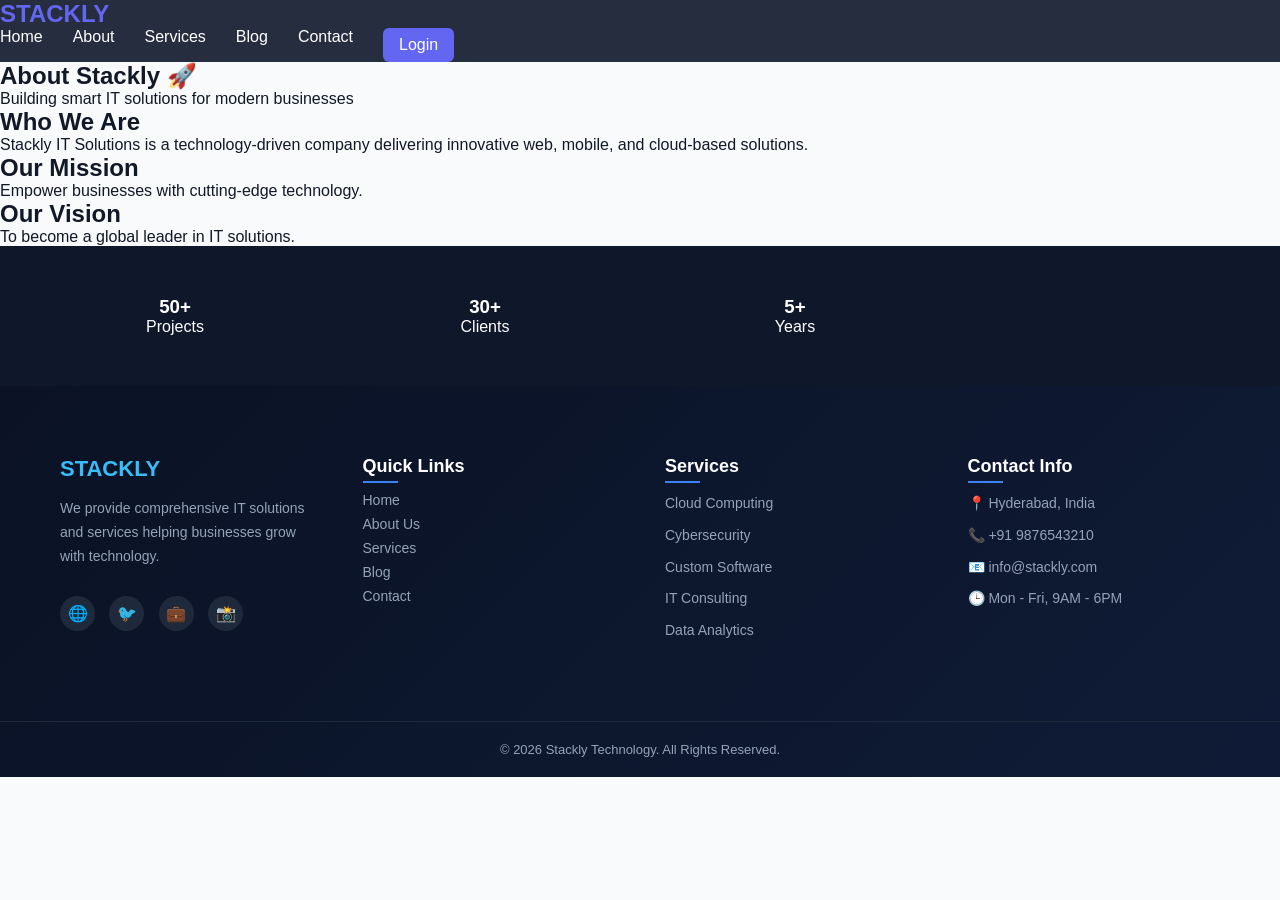
<file: about.html>
<!DOCTYPE html>
<html>
<head>
  <title>About Us</title>
  <meta name="viewport" content="width=device-width, initial-scale=1.0">
  

  <link rel="stylesheet" href="style.css">
</head>

<body>

<!-- HEADER -->
<header class="navbar">
  <h2 class="logo">STACKLY</h2>

  <!-- HAMBURGER -->
  <div class="menu-toggle" id="menu-toggle">
    ☰
  </div>

  <!-- MENU -->
  <nav class="nav-links" id="nav-links">
    <a href="index.html">Home</a>
    <a href="about.html">About</a>
    <a href="services.html">Services</a>
    <a href="blog.html">Blog</a>
    <a href="contact.html">Contact</a>
    <a href="login.html" class="login-btn">Login</a>
  </nav>
</header>

<!-- ABOUT SECTION -->
<section class="about-section">

  <h1>About Stackly 🚀</h1>
  <p>Building smart IT solutions for modern businesses</p>

  <h2>Who We Are</h2>
  <p>Stackly IT Solutions is a technology-driven company delivering innovative web, mobile, and cloud-based solutions.</p>

  <h2>Our Mission</h2>
  <p>Empower businesses with cutting-edge technology.</p>

  <h2>Our Vision</h2>
  <p>To become a global leader in IT solutions.</p>

  <div class="stats">
    <div class="stat-box">
      <h3>50+</h3>
      <p>Projects</p>
    </div>

    <div class="stat-box">
      <h3>30+</h3>
      <p>Clients</p>
    </div>

    <div class="stat-box">
      <h3>5+</h3>
      <p>Years</p>
    </div>
  </div>

</section>

<footer class="footer">

  <div class="footer-container">

    <!-- LEFT -->
    <div class="footer-box">
      <h2 class="logo">STACKLY</h2>
      <p>
        We provide comprehensive IT solutions and services helping businesses grow with technology.
      </p>

      <!-- SOCIAL -->
      <div class="social-icons">
        <a href="#">🌐</a>
        <a href="#">🐦</a>
        <a href="#">💼</a>
        <a href="#">📸</a>
      </div>
    </div>

    <!-- QUICK LINKS -->
    <div class="footer-box">
      <h3>Quick Links</h3>
      <a href="index.html">Home</a>
      <a href="about.html">About Us</a>
      <a href="services.html">Services</a>
      <a href="blog.html">Blog</a>
      <a href="contact.html">Contact</a>
    </div>

    <!-- SERVICES -->
    <div class="footer-box">
      <h3>Services</h3>
      <p>Cloud Computing</p>
      <p>Cybersecurity</p>
      <p>Custom Software</p>
      <p>IT Consulting</p>
      <p>Data Analytics</p>
    </div>

    <!-- CONTACT -->
    <div class="footer-box">
      <h3>Contact Info</h3>
      <p>📍 Hyderabad, India</p>
      <p>📞 +91 9876543210</p>
      <p>📧 info@stackly.com</p>
      <p>🕒 Mon - Fri, 9AM - 6PM</p>
    </div>

  </div>

  <div class="footer-bottom">
    © 2026 Stackly Technology. All Rights Reserved.
  </div>

</footer>
<script src="script.js"></script>
</body>
</html>
</file>
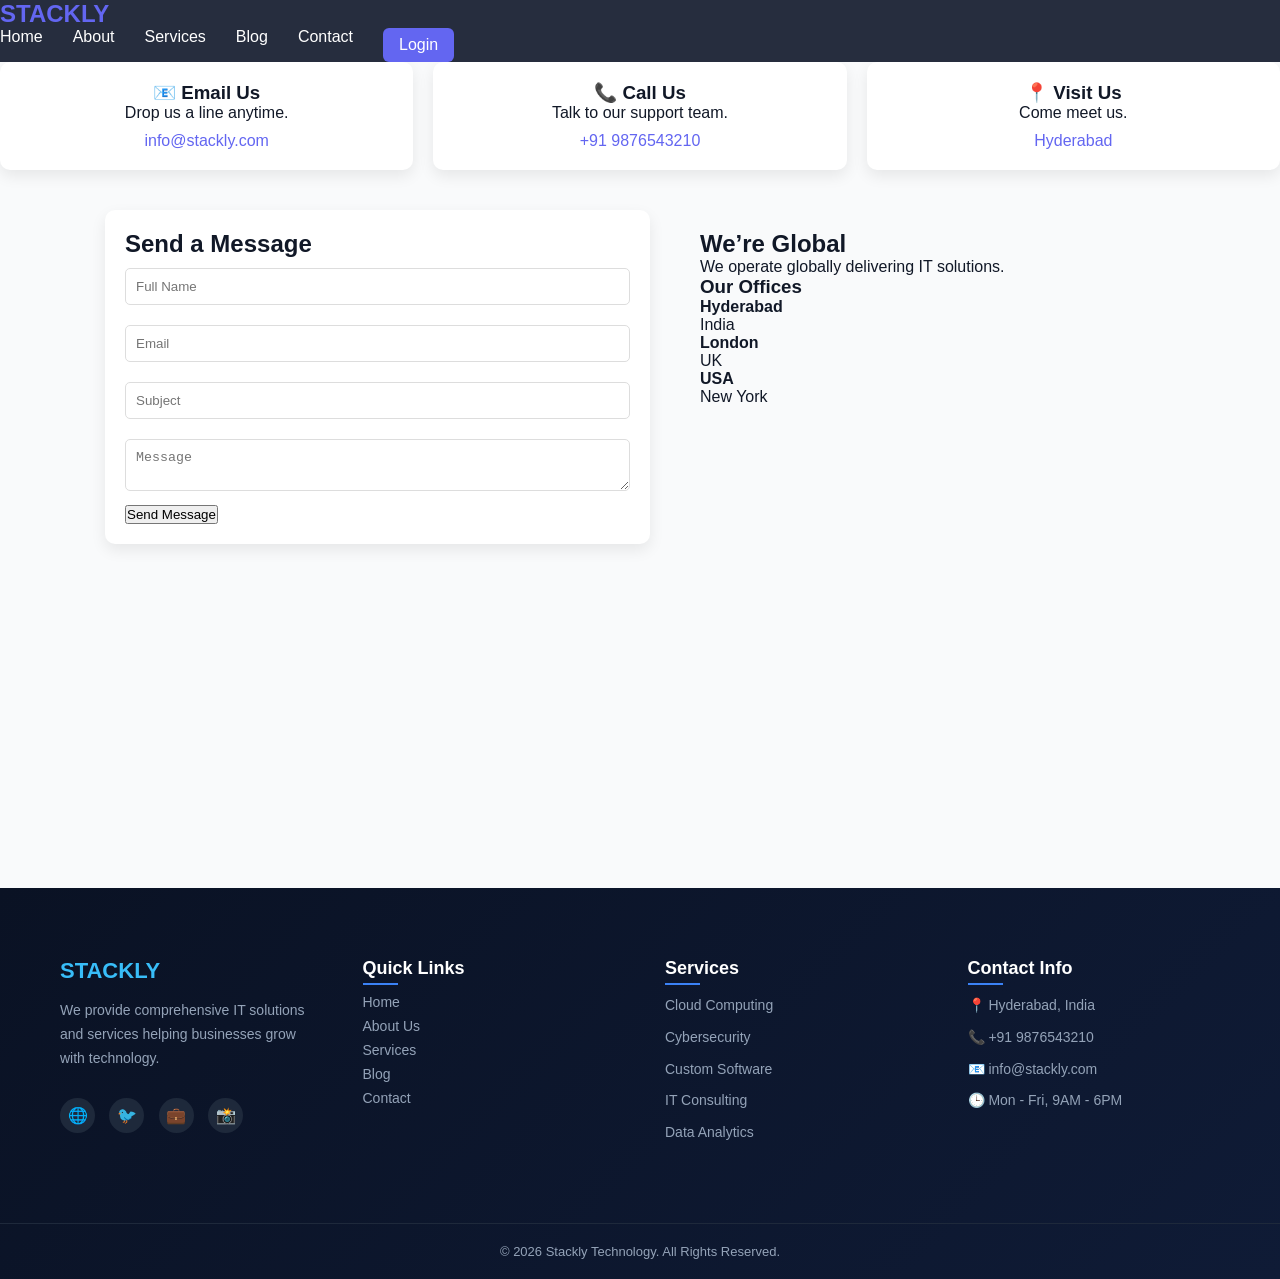
<file: contact.html>
<!DOCTYPE html>
<html>
<head>
  <title>Contact - Stackly</title>
  <meta name="viewport" content="width=device-width, initial-scale=1.0">
  <link rel="stylesheet" href="style.css">
</head>

<body>

<header class="navbar">
  <h2 class="logo">STACKLY</h2>

  <!-- HAMBURGER -->
  <div class="menu-toggle" id="menu-toggle">
    ☰
  </div>

  <!-- MENU -->
  <nav class="nav-links" id="nav-links">
    <a href="index.html">Home</a>
    <a href="about.html">About</a>
    <a href="services.html">Services</a>
    <a href="blog.html">Blog</a>
    <a href="contact.html">Contact</a>
    <a href="login.html" class="login-btn">Login</a>
  </nav>
</header>

<!-- CONTACT CARDS -->
<section class="contact-cards">
  <div class="contact-box">
    <h3>📧 Email Us</h3>
    <p>Drop us a line anytime.</p>
    <a href="#">info@stackly.com</a>
  </div>

  <div class="contact-box">
    <h3>📞 Call Us</h3>
    <p>Talk to our support team.</p>
    <a href="#">+91 9876543210</a>
  </div>

  <div class="contact-box">
    <h3>📍 Visit Us</h3>
    <p>Come meet us.</p>
    <a href="#">Hyderabad</a>
  </div>
</section>

<!-- FORM + INFO -->
<section class="contact-section">

  <!-- FORM -->
  <div class="contact-form">
    <h2>Send a Message</h2>

    <form id="contactForm">
      <input type="text" placeholder="Full Name" required>
      <input type="email" placeholder="Email" required>
      <input type="text" placeholder="Subject" required>
      <textarea placeholder="Message" required></textarea>
      <button type="submit" class="btn">Send Message</button>
     
    </form>
  </div>

  <!-- INFO -->
  <div class="contact-info">
    <h2>We’re Global</h2>
    <p>We operate globally delivering IT solutions.</p>

    <h3>Our Offices</h3>
    <p><b>Hyderabad</b><br>India</p>
    <p><b>London</b><br>UK</p>
    <p><b>USA</b><br>New York</p>
  </div>

</section>

<!-- MAP -->
<div class="map">
  <iframe src="https://maps.google.com/maps?q=hyderabad&t=&z=13&ie=UTF8&iwloc=&output=embed"></iframe>
</div>

<!-- FOOTER -->
<footer class="footer">

  <div class="footer-container">

    <!-- LEFT -->
    <div class="footer-box">
      <h2 class="logo">STACKLY</h2>
      <p>
        We provide comprehensive IT solutions and services helping businesses grow with technology.
      </p>

      <!-- SOCIAL -->
      <div class="social-icons">
        <a href="#">🌐</a>
        <a href="#">🐦</a>
        <a href="#">💼</a>
        <a href="#">📸</a>
      </div>
    </div>

    <!-- QUICK LINKS -->
    <div class="footer-box">
      <h3>Quick Links</h3>
      <a href="index.html">Home</a>
      <a href="about.html">About Us</a>
      <a href="services.html">Services</a>
      <a href="blog.html">Blog</a>
      <a href="contact.html">Contact</a>
    </div>

    <!-- SERVICES -->
    <div class="footer-box">
      <h3>Services</h3>
      <p>Cloud Computing</p>
      <p>Cybersecurity</p>
      <p>Custom Software</p>
      <p>IT Consulting</p>
      <p>Data Analytics</p>
    </div>

    <!-- CONTACT -->
    <div class="footer-box">
      <h3>Contact Info</h3>
      <p>📍 Hyderabad, India</p>
      <p>📞 +91 9876543210</p>
      <p>📧 info@stackly.com</p>
      <p>🕒 Mon - Fri, 9AM - 6PM</p>
    </div>

  </div>

  <div class="footer-bottom">
    © 2026 Stackly Technology. All Rights Reserved.
  </div>

</footer>

<!-- ✅ CORRECT SCRIPT PATH -->
<script src="script.js"></script>

</body>
</html>
</file>
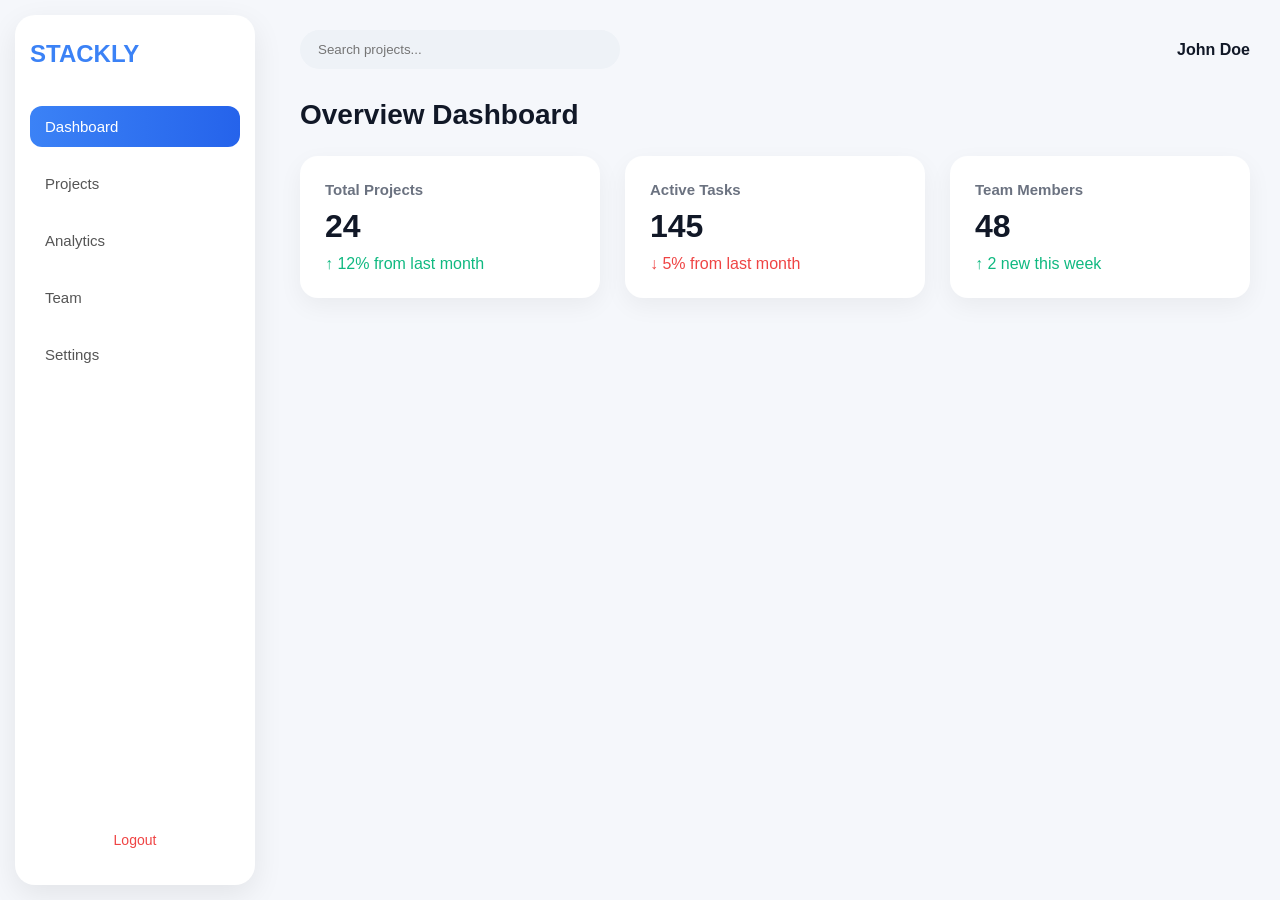
<file: dashboard.html>
<!DOCTYPE html>
<html>
<head>
  <title>Dashboard</title>
  <meta name="viewport" content="width=device-width, initial-scale=1.0">
  <link rel="stylesheet" href="style.css">
</head>

<body>

<div class="main">

  <!-- SIDEBAR -->
  <div class="sidebar">
    <h2>STACKLY</h2>

    <!-- LINKS FIXED -->
    <a class="active" href="dashboard.html">Dashboard</a>
    <a href="404.html">Projects</a>
    <a href="404.html">Analytics</a>
    <a href="404.html">Team</a>
    <a href="404.html">Settings</a>

    <button onclick="logout()">Logout</button>
  </div>

  <!-- MAIN CONTENT -->
  <div class="content">

    <div class="topbar">
      <input type="text" placeholder="Search projects...">
      <div class="user">John Doe</div>
    </div>

    <h1>Overview Dashboard</h1>

    <div class="dashboard-cards">

      <div class="dashboard-card">
        <h3>Total Projects</h3>
        <h1>24</h1>
        <p class="green">↑ 12% from last month</p>
      </div>

      <div class="dashboard-card">
        <h3>Active Tasks</h3>
        <h1>145</h1>
        <p class="red">↓ 5% from last month</p>
      </div>

      <div class="dashboard-card">
        <h3>Team Members</h3>
        <h1>48</h1>
        <p class="green">↑ 2 new this week</p>
      </div>

    </div>

  </div>

</div>

<script src="script.js"></script>
</body>
</html>
</file>
<file: style.css>
* {
  box-sizing: border-box;
}
/* RESET */
* {
  margin: 0;
  padding: 0;
  box-sizing: border-box;
}
body {
  font-family: 'Poppins', sans-serif;
  background: #f9fafb;
  color: #111827;
}

/* NAVBAR */
.navbar {
  position: sticky;   /* stays on top while scrolling */
  top: 0;
  z-index: 1000;

  background: rgba(15, 23, 42, 0.9); /* solid enough */
  backdrop-filter: blur(10px);
}

.logo {
  color: #6366f1;
}

/* MENU */
.nav-links {
  display: flex;
  gap: 30px;
}

.nav-links a {
  color: white;
  text-decoration: none;
}

/* LOGIN */
.login-btn {
  background: #6366f1;
  padding: 8px 16px;
  border-radius: 6px;
  color: white;
  text-decoration: none;
}

/* HAMBURGER */
.menu-toggle {
  display: none;
  font-size: 26px;
  cursor: pointer;
}

/* ================= MOBILE FIX ================= */
/* ================= MOBILE PERFECT FIX ================= */

/* STOP SIDE SCROLL */
html, body {
  overflow-x: hidden;
  width: 100%;
}

/* GLOBAL SAFETY */
img {
  max-width: 100%;
  height: auto;
  display: block;
}

/* REMOVE FIXED WIDTHS */
.blog-card,
.card,
.contact-box {
  width: 100% !important;
  max-width: 100%;
}

/* FIX CONTAINERS */
.blog-section,
.contact-section,
.about-container,
.footer-container,
.services .grid {
  width: 100%;
  max-width: 1200px;
  margin: auto;
  padding: 0 15px;
}

/* GRID FIX (REAL RESPONSIVE) */
.services-grid,
.blog-container,
.testimonial-container,
.why-container {
}

/* MOBILE CLEAN STACK */
@media (max-width: 768px) {

  /* FORCE SINGLE COLUMN */
  .services-grid,
  .blog-container,
  .testimonial-container,
  .why-container,
  .footer-container {
    grid-template-columns: 1fr !important;
  }

  /* HERO FIX */
  .hero {
    height: auto;
    min-height: 100vh;
    padding: 60px 20px;
  }

  .hero h1 {
    font-size: 24px;
    line-height: 1.3;
  }

  .hero p {
    font-size: 14px;
  }

  /* NAVBAR FIX */
  .nav-links {
    width: 100%;
    left: 0;
  }

  /* BUTTON FULL WIDTH */
  .cta-btn {
    width: 100%;
    max-width: 250px;
  }

}
/* ================= HERO ================= */
.hero {
  height: 90vh;
  background: url('https://images.unsplash.com/photo-1519389950473-47ba0277781c') center/cover;
  display: flex;
  align-items: center;
  justify-content: center;
}

.hero-content {
  text-align: center;
  color: white;
  max-width: 700px;
}

.hero h1 {
  font-size: 40px;
}

.hero p {
  margin: 20px 0;
}

.hero-buttons {
  display: flex;
  justify-content: center;
  gap: 15px;
}

/* ================= ABOUT ================= */
.about-container {
  display: grid;
  grid-template-columns: 1fr 1fr;
  gap: 40px;
  max-width: 1100px;
  margin: auto;
  padding: 80px 20px;
  align-items: center;
}

.about-image img {
  width: 100%;
  border-radius: 12px;
}

.about-list {
  margin-top: 20px;
  list-style: none;
}

.about-list li {
  margin-bottom: 10px;
}

.about-btn {
  display: block;
  text-align: center;
  margin: 20px auto;
}

/* ================= SERVICES ================= */
.services-section {
  padding: 80px 20px;
  text-align: center;
}

.section-title {
  font-size: 32px;
}

.services-grid {
  display: grid;
grid-template-columns: repeat(auto-fit, minmax(250px, 1fr));  gap: 30px;
  margin-top: 40px;
}

.card {
  background: white;
  padding: 30px;
  border-radius: 15px;
  box-shadow: 0 10px 30px rgba(0,0,0,0.05);
  transition: 0.3s;
}

.card:hover {
  transform: translateY(-10px);
}

.service-icon {
  font-size: 30px;
  color: #3b82f6;
  margin-bottom: 15px;
}

.read-more {
  color: #3b82f6;
  text-decoration: none;
}

/* ================= WHY ================= */
.why-section {
  text-align: center;
  padding: 80px 20px;
}

.subtitle {
  margin: 10px 0 30px;
}

.why-container {
  display: grid;
  grid-template-columns: repeat(4, 1fr);
  gap: 20px;
}

.why-box {
  padding: 20px;
}

.why-box i {
  font-size: 25px;
  color: #3b82f6;
}

/* ================= STATS ================= */
.stats {
  background: #0f172a;
  color: white;
  display: grid;
  grid-template-columns: repeat(4, 1fr);
  padding: 50px 20px;
  text-align: center;
}

/* ================= TESTIMONIAL ================= */
.testimonial-section {
  padding: 80px 20px;
  text-align: center;
}

.testimonial-container {
  display: grid;
grid-template-columns: repeat(auto-fit, minmax(250px, 1fr));  gap: 30px;
  margin-top: 40px;
}

.testimonial-card {
  background: white;
  padding: 25px;
  border-radius: 12px;
}

.testimonial-user {
  display: flex;
  align-items: center;
  gap: 10px;
  margin-top: 20px;
}

.testimonial-user img {
  width: 45px;
  border-radius: 50%;
}

/* ================= BLOG ================= */
.blog-section {
  padding: 80px 20px;
  text-align: center;
}

.blog-container {
  display: grid;
 grid-template-columns: repeat(auto-fit, minmax(250px, 1fr));
  gap: 30px;
  margin-top: 40px;
}

.blog-card {
  background: white;
  border-radius: 12px;
  overflow: hidden;
}

.blog-img img {
  width: 100%;
}
.blog-content {
  padding: 20px;
}

/* ================= CTA ================= */
/* ================= CTA PREMIUM ================= */
.cta {
  background: linear-gradient(135deg, #6366f1, #3b82f6);
  padding: 80px 20px;
}

/* CENTER CONTAINER */
.cta-content {
  max-width: 800px;
  margin: auto;
  text-align: center;
  color: white;
}

/* TITLE */
.cta-content h2 {
  font-size: 34px;
  margin-bottom: 12px;
}

/* TEXT */
.cta-content p {
  font-size: 16px;
  opacity: 0.9;
}

/* BUTTON */
.cta-btn {
  display: inline-block;
  margin-top: 25px;
  padding: 14px 32px;

  background: white;
  color: #3b82f6;

  border-radius: 12px;
  font-weight: 600;
  text-decoration: none;

  transition: 0.3s ease;
}

/* HOVER */
.cta-btn:hover {
  transform: translateY(-5px) scale(1.05);
  box-shadow: 0 15px 35px rgba(0,0,0,0.25);
}
/* ================= WHY ================= */
/* SECTION */
.why-section {
  text-align: center;
  padding: 80px 20px;
  background: #f9fafb;
}

/* ================= BLOG SECTION ================= */
.blog-section {
  text-align: center;
  padding: 60px 20px;
  width: 100%;           /* ✅ FIX */
  max-width: 1200px;     /* ✅ optional */
  margin: auto;
}
.blog-section h1 {
  font-size: 32px;
  margin-bottom: 10px;
}

.blog-section p {
  color: #666;
  margin-bottom: 30px;
}

/* ================= GRID ================= */
.blog-grid {
display: grid;
grid-template-columns: repeat(auto-fit, minmax(250px, 1fr));
gap: 20px;
}grid-template-columns: repeat(auto-fit, minmax(250px, 1fr));
/* ================= BLOG CARD ================= */
.blog-card {
  background: white;
  width: 280px;
  border-radius: 12px;
  overflow: hidden;

  box-shadow: 0 8px 20px rgba(0,0,0,0.08);
  transition: 0.3s;
}

.blog-card:hover {
  transform: translateY(-8px);
}

/* IMAGE */
.blog-card img {
  width: 100%;
  height: 180px;
  object-fit: cover;
}

/* TEXT */
.blog-card h3 {
  margin: 15px;
}

.blog-card p {
  margin: 0 15px 15px;
  color: #555;
}
/* ================= CONTACT CARDS ================= */
.contact-cards {
display: grid; /* instead of flex */
grid-template-columns: repeat(auto-fit, minmax(250px, 1fr));
gap: 20px;
}
.contact-box {
background: white;
padding: 20px;
width: 100%; /* ✅ FIX */
max-width: 100%; /* ✅ SAFETY */
text-align: center;
border-radius: 10px;

box-shadow: 0 6px 15px rgba(0,0,0,0.08);
transition: 0.3s;
}
.contact-box:hover {
  transform: translateY(-5px);
}

.contact-box a {
  display: block;
  margin-top: 10px;
  color: #6366f1;
  text-decoration: none;
}

/* ================= CONTACT SECTION ================= */
.contact-section {
  max-width: 1100px;
  margin: 40px auto;
  display: flex;
  gap: 30px;
  flex-wrap: wrap;
}

/* FORM */
.contact-form {
  flex: 1 1 350px;
  background: white;
  padding: 20px;
  border-radius: 10px;

  box-shadow: 0 6px 15px rgba(0,0,0,0.08);
}

.contact-form input,
.contact-form textarea {
  width: 100%;
  padding: 10px;
  margin: 10px 0;
  border: 1px solid #ddd;
  border-radius: 5px;
}

/* INFO */
.contact-info {
  flex: 1 1 300px;
  padding: 20px;
}

/* ================= MAP ================= */
.map iframe {
  width: 100%;
  height: 300px;
  border: none;
}
/* ================= DASHBOARD CARDS ================= */
/* ===== DASHBOARD LAYOUT ===== */
.main {
  display: flex;
  min-height: 100vh;
  background: #f5f7fb;
}

/* ===== SIDEBAR ===== */
.sidebar {
  width: 240px;
  background: #ffffff;
  margin: 15px;
  border-radius: 20px;
  padding: 25px 15px;

  box-shadow: 0 10px 30px rgba(0,0,0,0.08);

  display: flex;
  flex-direction: column;
}

/* LOGO */
.sidebar h2 {
  margin-bottom: 30px;
  color: #3b82f6;
}

/* LINKS */
.sidebar a {
  display: flex;
  align-items: center;
  padding: 12px 15px;
  margin: 8px 0;
  text-decoration: none;
  color: #555;
  border-radius: 12px;
  font-size: 15px;
  transition: 0.3s;
}

/* ACTIVE */
.sidebar a.active {
  background: linear-gradient(90deg,#3b82f6,#2563eb);
  color: white;
  font-weight: 500;
}

/* HOVER */
.sidebar a:hover {
  background: #eef2ff;
}

/* LOGOUT */
.sidebar button {
  margin-top: auto;
  padding: 12px;
  border: none;
  background: none;
  color: #ef4444;
  font-size: 14px;
  cursor: pointer;
}

/* ===== CONTENT ===== */
.content {
  flex: 1;
  padding: 30px;
}

/* ===== TOPBAR ===== */
.topbar {
  display: flex;
  justify-content: space-between;
  align-items: center;
  margin-bottom: 30px;
}

/* SEARCH */
.topbar input {
  padding: 12px 18px;
  width: 320px;
  border-radius: 30px;
  border: none;
  background: #eef2f7;
  outline: none;
}

/* USER */
.user {
  font-weight: 600;
}

/* ===== TITLE ===== */
.content h1 {
  font-size: 28px;
  margin-bottom: 25px;
}

/* ===== CARDS ===== */
.dashboard-cards {
  display: grid;
  grid-template-columns: repeat(auto-fit, minmax(260px, 1fr));
  gap: 25px;
}

/* CARD */
.dashboard-card {
  background: #ffffff;
  padding: 25px;
  border-radius: 18px;

  box-shadow: 0 8px 25px rgba(0,0,0,0.05);

  transition: 0.3s;
}

/* HOVER */
.dashboard-card:hover {
  transform: translateY(-6px);
}

/* TEXT */
.dashboard-card h3 {
  color: #6b7280;
  font-size: 15px;
}

.dashboard-card h1 {
  font-size: 32px;
  margin: 10px 0;
}

/* COLORS */
.green {
  color: #10b981;
  font-weight: 500;
}

.red {
  color: #ef4444;
  font-weight: 500;
}

/* ================= GRID ================= */
.grid {
  display: flex;
  flex-wrap: wrap;
  gap: 20px;
  justify-content: center;
}

/* ================= CARD ================= */
.card {
  background: white;
  width: 100%;          /* ✅ FIX */
  max-width: 100%;      /* ✅ SAFETY */
  border-radius: 12px;
  overflow: hidden;

  box-shadow: 0 8px 20px rgba(0,0,0,0.08);
  transition: 0.3s;
}
.card:hover {
  transform: translateY(-8px);
}

/* IMAGE */
.card img {
  width: 100%;
  height: 180px;
  object-fit: cover;
}

/* TEXT */
.card p {
  padding: 15px;
  font-weight: bold;
}
/* ================= SIGNUP BOX ================= */
.auth-page {
  min-height: 100vh;
  display: flex;
  justify-content: center;
  align-items: center;
  background: linear-gradient(135deg, #2563eb, #7c3aed);
}

.auth-box {
  background: white;
  padding: 35px;
  width: 320px;
  border-radius: 16px;
  text-align: center;
  box-shadow: 0 20px 50px rgba(0,0,0,0.25);
  animation: fadeIn 0.6s ease;
}

.auth-box input,
.auth-box select {
  width: 100%;
  padding: 12px;
  margin: 10px 0;
  border: 1px solid #ddd;
  border-radius: 10px;
  transition: 0.3s;
}

.auth-box input:focus,
.auth-box select:focus {
  border-color: #6366f1;
  box-shadow: 0 0 0 3px rgba(99,102,241,0.2);
}

.auth-box button {
  width: 100%;
  padding: 12px;
  margin-top: 15px;
  background: linear-gradient(135deg,#6366f1,#7c3aed);
  color: white;
  border: none;
  border-radius: 10px;
  font-weight: 600;
  cursor: pointer;
  transition: 0.3s;
}

.auth-box button:hover {
  transform: translateY(-3px);
  box-shadow: 0 12px 25px rgba(0,0,0,0.2);
}

.auth-box a {
  color: #6366f1;
  text-decoration: none;
}

.auth-box a:hover {
  text-decoration: underline;
}

@keyframes fadeIn {
  from {
    opacity: 0;
    transform: translateY(20px);
  }
  to {
    opacity: 1;
    transform: translateY(0);
  }
}
/* ================= PREMIUM SERVICES ================= */
.services {
  padding: 90px 20px;
  text-align: center;
  background: linear-gradient(135deg,#f8fafc,#eef2ff);
}

.services h2 {
  font-size: 36px;
  margin-bottom: 50px;
  color: #0f172a;
}

/* GRID */
.services .grid {
  display: grid;
  grid-template-columns: repeat(auto-fit, minmax(260px, 1fr));
  gap: 30px;
  max-width: 1100px;
  margin: auto;
}

/* CARD */
.services .card {
  background: white;
  padding: 30px;
  border-radius: 18px;

  box-shadow: 0 10px 40px rgba(0,0,0,0.06);
  transition: 0.4s;

  position: relative;
  overflow: hidden;
}

/* HOVER EFFECT */
.services .card:hover {
  transform: translateY(-10px);
}

/* GLOW BORDER EFFECT */
.services .card::before {
  content: "";
  position: absolute;
  inset: 0;
  border-radius: 18px;
  padding: 1px;

  background: linear-gradient(45deg,#6366f1,#3b82f6);
  -webkit-mask:
    linear-gradient(#fff 0 0) content-box,
    linear-gradient(#fff 0 0);
  -webkit-mask-composite: xor;
          mask-composite: exclude;

  opacity: 0;
  transition: 0.4s;
}

.services .card:hover::before {
  opacity: 1;
}

/* ICON */
.icon {
  font-size: 40px;
  margin-bottom: 15px;
}

/* TITLE */
.services .card h3 {
  font-size: 20px;
  margin-bottom: 10px;
  color: #111827;
}

/* TEXT */
.services .card p {
  font-size: 14px;
  color: #6b7280;
  line-height: 1.6;
}

/* ================= FOOTER ================= */
.footer {
  background: linear-gradient(135deg, #0a1224, #0f1b36);
  color: #cbd5e1;
  position: relative;
}

/* CONTAINER */
.footer-container {
  max-width: 1200px;
  margin: auto;
  padding: 70px 20px;

  display: grid;
  grid-template-columns: repeat(4, 1fr);
  gap: 50px;
}

/* LOGO */
.footer .logo {
  color: #38bdf8;
  margin-bottom: 15px;
  font-size: 22px;
}

/* LEFT TEXT */
.footer-box p {
  font-size: 14px;
  color: #94a3b8;
  line-height: 1.7;
}

/* HEADINGS */
.footer-box h3 {
  color: #fff;
  margin-bottom: 15px;
  font-size: 18px;
  position: relative;
}

/* SMALL BLUE LINE */
.footer-box h3::after {
  content: "";
  width: 35px;
  height: 2px;
  background: #3b82f6;
  position: absolute;
  left: 0;
  bottom: -6px;
}

/* LINKS */
.footer-box a {
  display: block;
  color: #94a3b8;
  text-decoration: none;
  margin: 8px 0;
  font-size: 14px;
  transition: 0.3s;
}

.footer-box a:hover {
  color: #38bdf8;
  padding-left: 5px;
}

/* SERVICES TEXT */
.footer-box p {
  margin: 8px 0;
}

/* CONTACT ICON STYLE */
.footer-box p span {
  margin-right: 8px;
}

/* SOCIAL ICONS */
.social-icons {
  margin-top: 20px;
}

.social-icons a {
  display: inline-flex;
  align-items: center;
  justify-content: center;

  width: 35px;
  height: 35px;
  border-radius: 50%;

  background: #1e293b;
  color: #cbd5e1;

  margin-right: 10px;
  font-size: 16px;

  transition: 0.3s;
}

.social-icons a:hover {
  background: #3b82f6;
  color: white;
  transform: translateY(-3px);
}

/* BOTTOM */
.footer-bottom {
  text-align: center;
  padding: 20px;
  border-top: 1px solid #1e293b;
  font-size: 13px;
  color: #94a3b8;
}


.blog-card,
.card,
.contact-box {
  width: 100%;
}

  }
}
</file>
